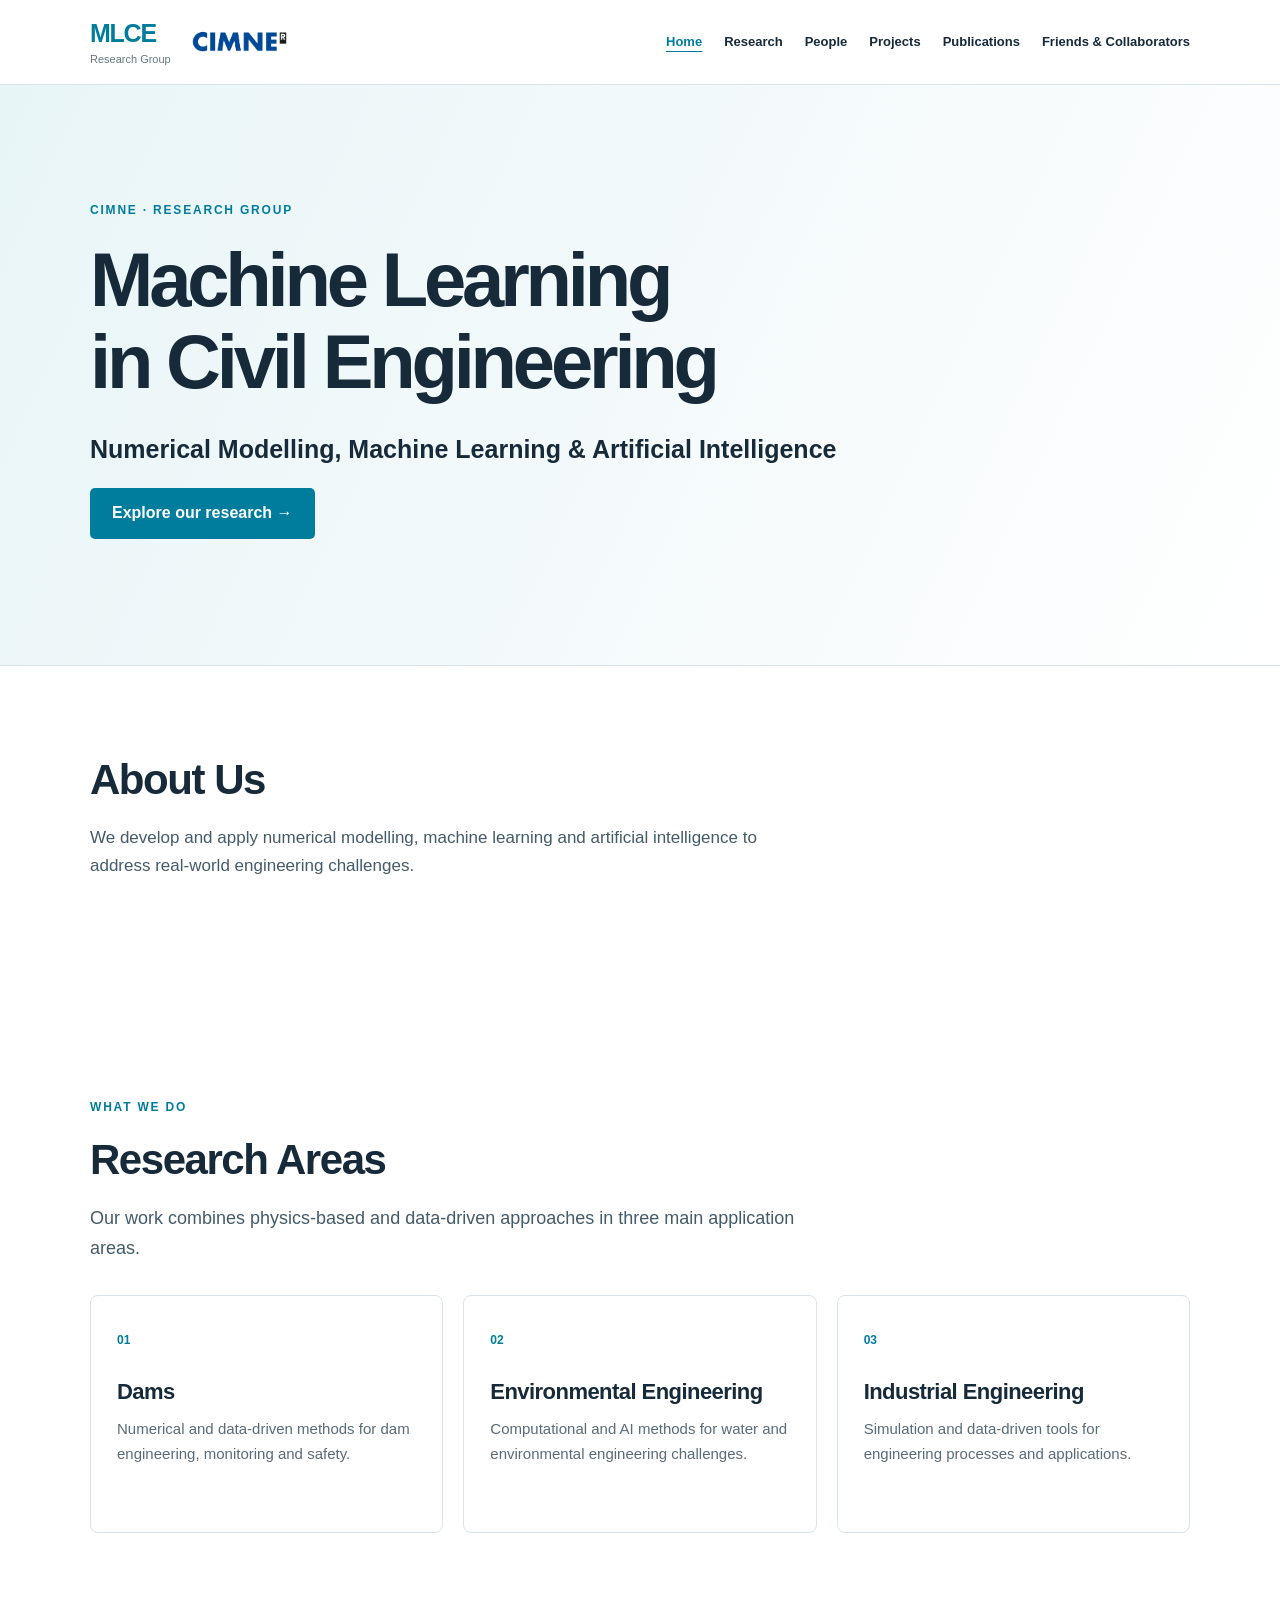
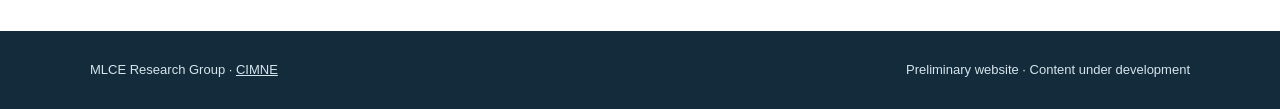
<file: index.html>
<!DOCTYPE html>
<html lang="en">
  <head>
    <meta charset="UTF-8">
    <meta name="viewport" content="width=device-width, initial-scale=1">
    <meta name="description" content="Machine Learning in Civil Engineering (MLCE) research group at CIMNE. Numerical Modelling, Machine Learning & Artificial Intelligence.">
    <title>Home | MLCE | CIMNE Research Group</title>
    <link rel="stylesheet" href="styles.css">
  </head>
  <body>
    <a class="skip-link" href="#main-content">Skip to content</a>
    <header class="site-header">
      <div class="container header-inner">
        <a href="index.html" class="brand" aria-label="MLCE home">
          <span class="brand-mark">MLCE</span>
          <span class="brand-affiliation">Research Group</span>
          <img class="brand-logo" src="assets/images/cimne-colour.png" alt="CIMNE" width="571" height="140">
        </a>
        <nav aria-label="Main navigation">
          <a href="index.html" aria-current="page">Home</a>
          <a href="research.html">Research</a>
          <a href="people.html">People</a>
          <a href="projects.html">Projects</a>
          <a href="publications.html">Publications</a>
          <a href="friends.html">Friends &amp; Collaborators</a>
        </nav>
      </div>
    </header>
    <main id="main-content" tabindex="-1">
      <section class="hero" id="home">
        <div class="container">
          <p class="eyebrow">CIMNE · Research Group</p>
          <h1>Machine Learning<br>in Civil Engineering</h1>
          <p class="subtitle">Numerical Modelling, Machine Learning &amp; Artificial Intelligence</p>
          <a class="cta" href="research.html">Explore our research <span aria-hidden="true">→</span></a>
        </div>
      </section>
      <section id="about" class="section container">
        <h2>About Us</h2>
        <p class="hero-description">We develop and apply numerical modelling, machine learning and artificial intelligence to address real-world engineering challenges.</p>
      </section>
      <section id="research" class="section container">
        <p class="eyebrow">What we do</p>
        <h2>Research Areas</h2>
        <p class="intro">Our work combines physics-based and data-driven approaches in three main application areas.</p>
        <div class="cards">
          <article class="card">
            <span class="card-number">01</span>
            <h3>Dams</h3>
            <p>Numerical and data-driven methods for dam engineering, monitoring and safety.</p>
          </article>
          <article class="card">
            <span class="card-number">02</span>
            <h3>Environmental Engineering</h3>
            <p>Computational and AI methods for water and environmental engineering challenges.</p>
          </article>
          <article class="card">
            <span class="card-number">03</span>
            <h3>Industrial Engineering</h3>
            <p>Simulation and data-driven tools for engineering processes and applications.</p>
          </article>
        </div>
      </section>
    </main>
    <footer class="footer">
      <div class="container footer-inner">
        <span>MLCE Research Group · <a href="https://cimne.com/" target="_blank" rel="noopener noreferrer">CIMNE</a></span>
        <span>Preliminary website · Content under development</span>
      </div>
    </footer>
  </body>
</html>
</file>
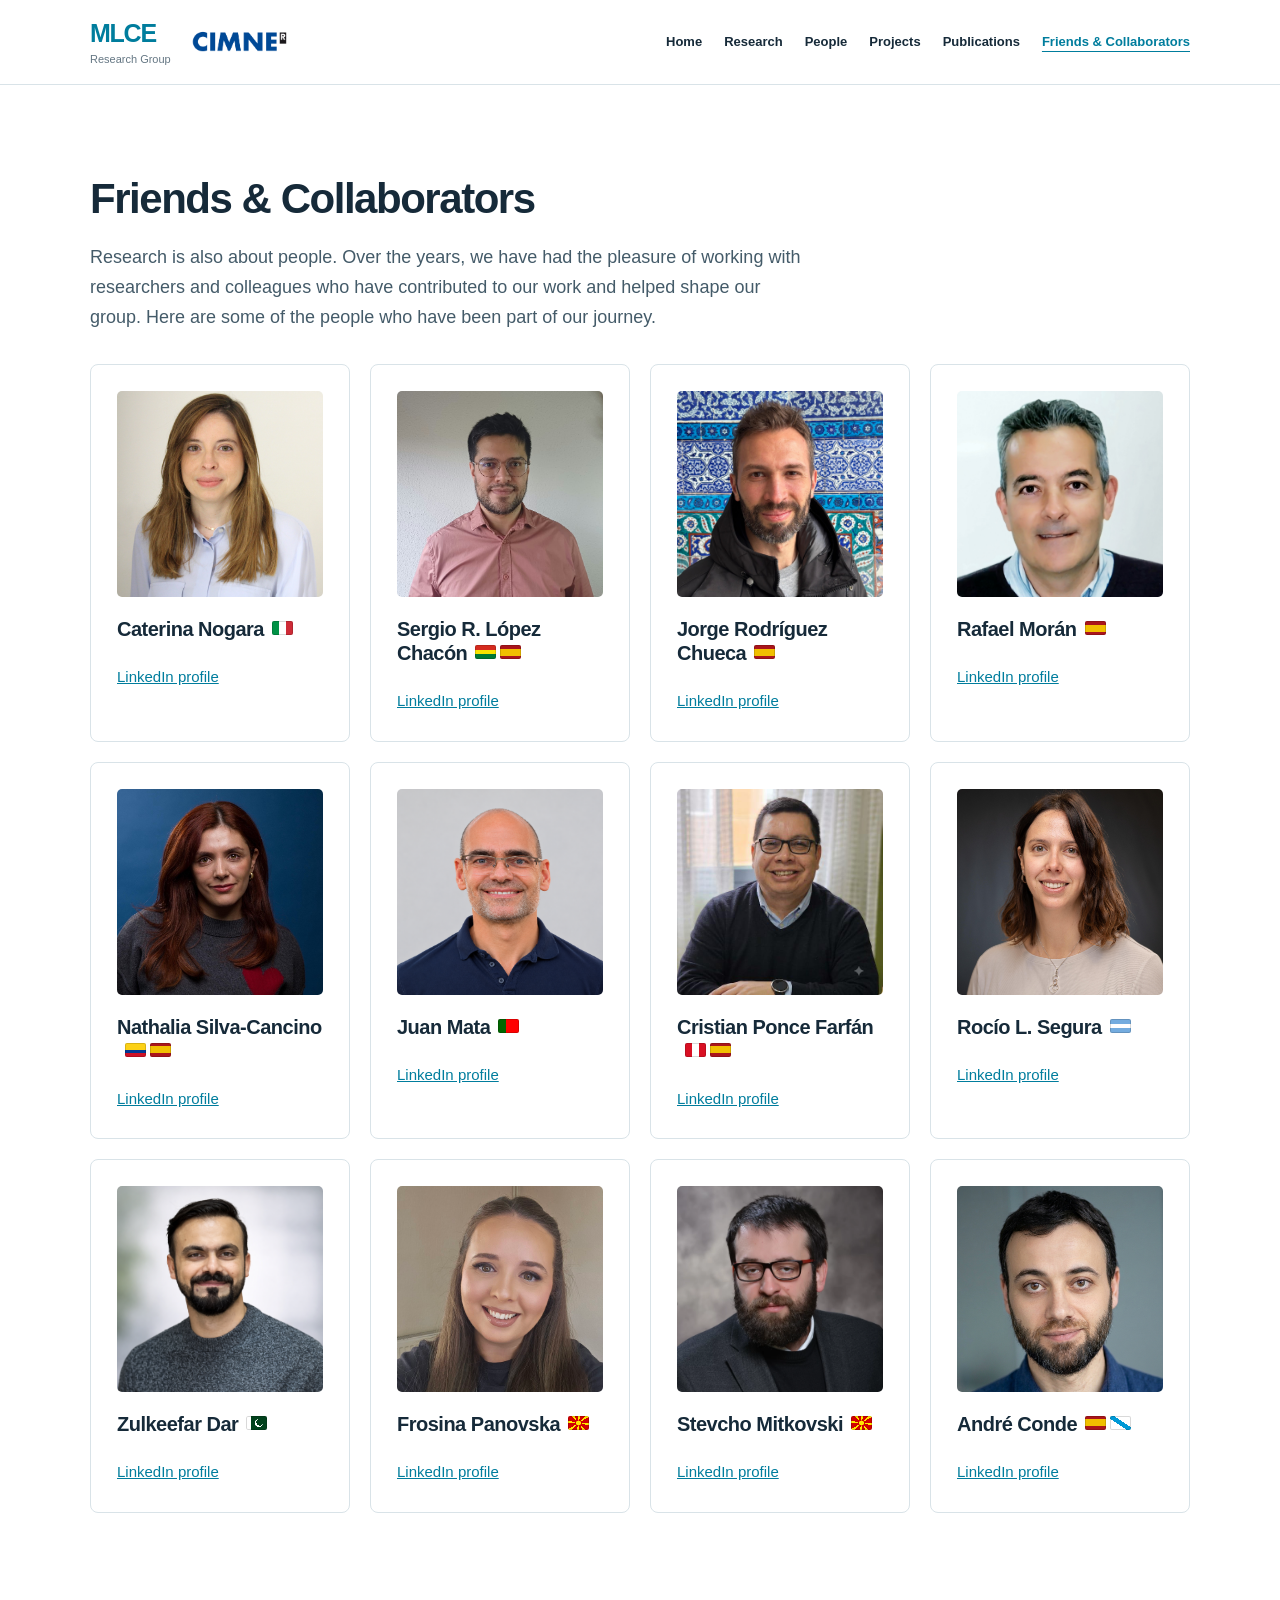
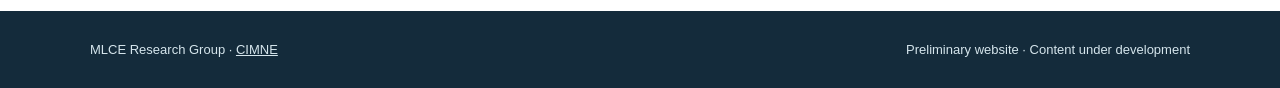
<file: friends.html>
<!DOCTYPE html>
<html lang="en">
  <head>
    <meta charset="UTF-8">
    <meta name="viewport" content="width=device-width, initial-scale=1">
    <meta name="description" content="Machine Learning in Civil Engineering (MLCE) research group at CIMNE. Numerical Modelling, Machine Learning & Artificial Intelligence.">
    <title>Friends &amp; Collaborators | MLCE | CIMNE Research Group</title>
    <link rel="stylesheet" href="styles.css">
  </head>
  <body>
    <a class="skip-link" href="#main-content">Skip to content</a>
    <header class="site-header">
      <div class="container header-inner">
        <a href="index.html" class="brand" aria-label="MLCE home">
          <span class="brand-mark">MLCE</span>
          <span class="brand-affiliation">Research Group</span>
          <img class="brand-logo" src="assets/images/cimne-colour.png" alt="CIMNE" width="571" height="140">
        </a>
        <nav aria-label="Main navigation">
          <a href="index.html">Home</a>
          <a href="research.html">Research</a>
          <a href="people.html">People</a>
          <a href="projects.html">Projects</a>
          <a href="publications.html">Publications</a>
          <a href="friends.html" aria-current="page">Friends &amp; Collaborators</a>
        </nav>
      </div>
    </header>
    <main id="main-content" tabindex="-1">
      <section id="friends" class="section container">
        <h1 class="page-title">Friends &amp; Collaborators</h1>
        <p class="intro">Research is also about people. Over the years, we have had the pleasure of working with researchers and colleagues who have contributed to our work and helped shape our group. Here are some of the people who have been part of our journey.</p>
        <div class="people-grid">
          <article class="person-card">
            <img class="person-photo person-photo-caterina" src="assets/images/caterina-nogara.jpeg" alt="Caterina Nogara" width="2730" height="4096" loading="lazy">
            <h2>Caterina Nogara<span class="flag flag-it" role="img" aria-label="Italy" title="Italy"></span></h2>
            <a href="https://www.linkedin.com/in/caterina-nogara/" aria-label="LinkedIn profile of Caterina Nogara">LinkedIn profile</a>
          </article>
          <article class="person-card">
            <img class="person-photo" src="assets/images/sergio-lopez-chacon.jpeg" alt="Sergio R. López Chacón" width="1224" height="1382" loading="lazy">
            <h2>Sergio R. López Chacón<span class="flag flag-bo" role="img" aria-label="Bolivia" title="Bolivia"></span><span class="flag flag-es" role="img" aria-label="Spain" title="Spain"></span></h2>
            <a href="https://www.linkedin.com/in/sergiolopezchacon/?isSelfProfile=false" aria-label="LinkedIn profile of Sergio R. López Chacón">LinkedIn profile</a>
          </article>
          <article class="person-card">
            <img class="person-photo" src="assets/images/JorgeRChueca.jpeg" alt="Jorge Rodríguez Chueca" width="3840" height="5120" loading="lazy">
            <h2>Jorge Rodríguez Chueca<span class="flag flag-es" role="img" aria-label="Spain" title="Spain"></span></h2>
            <a href="https://www.linkedin.com/in/jorge-rodr%C3%ADguez-chueca-48218866/" aria-label="LinkedIn profile of Jorge Rodríguez Chueca">LinkedIn profile</a>
          </article>
          <article class="person-card">
            <img class="person-photo person-photo-rafael" src="assets/images/RafaMoran.jpg" alt="Rafael Morán" width="1992" height="2656" loading="lazy">
            <h2>Rafael Morán<span class="flag flag-es" role="img" aria-label="Spain" title="Spain"></span></h2>
            <a href="https://www.linkedin.com/in/rafamoran/" aria-label="LinkedIn profile of Rafael Morán">LinkedIn profile</a>
          </article>
          <article class="person-card">
            <img class="person-photo" src="assets/images/nathalia-silva.jpg" alt="Nathalia Silva-Cancino" width="800" height="785" loading="lazy">
            <h2>Nathalia Silva-Cancino<span class="flag flag-co" role="img" aria-label="Colombia" title="Colombia"></span><span class="flag flag-es" role="img" aria-label="Spain" title="Spain"></span></h2>
            <a href="https://www.linkedin.com/in/nathalia-silvac992/" aria-label="LinkedIn profile of Nathalia Silva-Cancino">LinkedIn profile</a>
          </article>
          <article class="person-card">
            <img class="person-photo" src="assets/images/Juan-Mata.png" alt="Juan Mata" width="1207" height="1303" loading="lazy">
            <h2>Juan Mata<span class="flag flag-pt" role="img" aria-label="Portugal" title="Portugal"></span></h2>
            <a href="https://www.linkedin.com/in/juanmata1/" aria-label="LinkedIn profile of Juan Mata">LinkedIn profile</a>
          </article>
          <article class="person-card">
            <img class="person-photo" src="assets/images/cristian_ponce.jpg" alt="Cristian Ponce Farfán" width="512" height="512" loading="lazy">
            <h2>Cristian Ponce Farfán<span class="flag flag-pe" role="img" aria-label="Peru" title="Peru"></span><span class="flag flag-es" role="img" aria-label="Spain" title="Spain"></span></h2>
            <a href="https://www.linkedin.com/in/cristian-ponce-farf%C3%A1n-28b11664/" aria-label="LinkedIn profile of Cristian Ponce Farfán">LinkedIn profile</a>
          </article>
          <article class="person-card">
            <img class="person-photo" src="assets/images/rocio-segura.jpg" alt="Rocío L. Segura" width="3265" height="3265" loading="lazy">
            <h2>Rocío L. Segura<span class="flag flag-ar" role="img" aria-label="Argentina" title="Argentina"></span></h2>
            <a href="https://www.linkedin.com/in/rocio-lilen-segura-9433b287/" aria-label="LinkedIn profile of Rocío L. Segura">LinkedIn profile</a>
          </article>
          <article class="person-card">
            <img class="person-photo" src="assets/images/Zulkee.png" alt="Zulkeefar Dar" width="985" height="1039" loading="lazy">
            <h2>Zulkeefar Dar<span class="flag flag-pk" role="img" aria-label="Pakistan" title="Pakistan"></span></h2>
            <a href="https://www.linkedin.com/in/zulkeefaldar/" aria-label="LinkedIn profile of Zulkeefar Dar">LinkedIn profile</a>
          </article>
          <article class="person-card">
            <img class="person-photo person-photo-frosina" src="assets/images/Frosina-panovska.jpg" alt="Frosina Panovska" width="1200" height="1600" loading="lazy">
            <h2>Frosina Panovska<span class="flag flag-mk" role="img" aria-label="North Macedonia" title="North Macedonia"></span></h2>
            <a href="https://www.linkedin.com/in/frosina-panovska/" aria-label="LinkedIn profile of Frosina Panovska">LinkedIn profile</a>
          </article>
          <article class="person-card">
            <img class="person-photo person-photo-stevcho" src="assets/images/stevcho-mitkovski.webp" alt="Stevcho Mitkovski" width="1024" height="1536" loading="lazy">
            <h2>Stevcho Mitkovski<span class="flag flag-mk" role="img" aria-label="North Macedonia" title="North Macedonia"></span></h2>
            <a href="https://www.linkedin.com/in/stevcho-mitovski-8ab585127/" aria-label="LinkedIn profile of Stevcho Mitkovski">LinkedIn profile</a>
          </article>
          <article class="person-card">
            <img class="person-photo person-photo-andre" src="assets/images/andre-conde.png" alt="André Conde" width="820" height="965" loading="lazy">
            <h2>André Conde<span class="flag flag-es" role="img" aria-label="Spain" title="Spain"></span><span class="flag flag-es-ga" role="img" aria-label="Galicia" title="Galicia"></span></h2>
            <a href="https://www.linkedin.com/in/andre-conde-vazquez-71a57438/" aria-label="LinkedIn profile of André Conde">LinkedIn profile</a>
          </article>
        </div>
      </section>
    </main>
    <footer class="footer">
      <div class="container footer-inner">
        <span>MLCE Research Group · <a href="https://cimne.com/" target="_blank" rel="noopener noreferrer">CIMNE</a></span>
        <span>Preliminary website · Content under development</span>
      </div>
    </footer>
  </body>
</html>
</file>
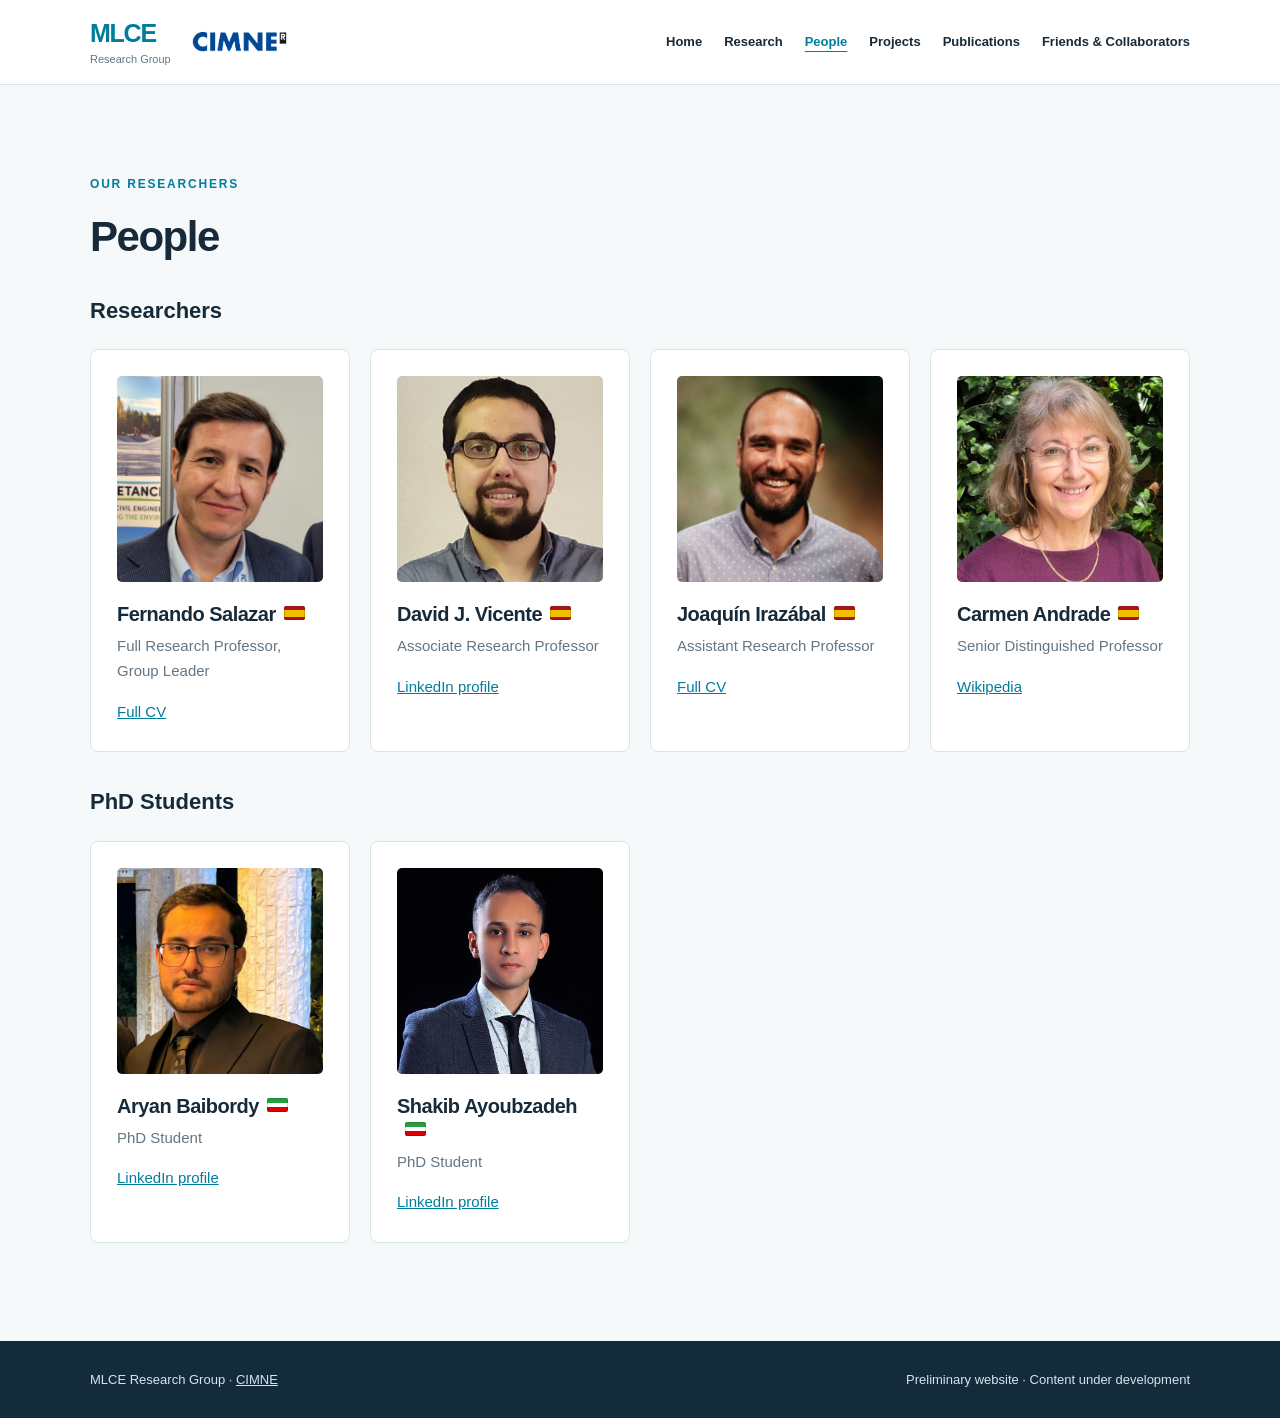
<file: people.html>
<!DOCTYPE html>
<html lang="en">
  <head>
    <meta charset="UTF-8">
    <meta name="viewport" content="width=device-width, initial-scale=1">
    <meta name="description" content="Machine Learning in Civil Engineering (MLCE) research group at CIMNE. Numerical Modelling, Machine Learning & Artificial Intelligence.">
    <title>People | MLCE | CIMNE Research Group</title>
    <link rel="stylesheet" href="styles.css">
  </head>
  <body>
    <a class="skip-link" href="#main-content">Skip to content</a>
    <header class="site-header">
      <div class="container header-inner">
        <a href="index.html" class="brand" aria-label="MLCE home">
          <span class="brand-mark">MLCE</span>
          <span class="brand-affiliation">Research Group</span>
          <img class="brand-logo" src="assets/images/cimne-colour.png" alt="CIMNE" width="571" height="140">
        </a>
        <nav aria-label="Main navigation">
          <a href="index.html">Home</a>
          <a href="research.html">Research</a>
          <a href="people.html" aria-current="page">People</a>
          <a href="projects.html">Projects</a>
          <a href="publications.html">Publications</a>
          <a href="friends.html">Friends &amp; Collaborators</a>
        </nav>
      </div>
    </header>
    <main id="main-content" tabindex="-1">
      <section id="people" class="section section-alt">
        <div class="container">
          <p class="eyebrow">Our researchers</p>
          <h1 class="page-title">People</h1>
          <h2 class="people-category">Researchers</h2>
          <div class="people-grid">
            <article class="person-card">
              <img class="person-photo" src="assets/images/fernando-salazar.png" alt="Fernando Salazar" width="880" height="962">
              <h3>Fernando Salazar<span class="flag flag-es" role="img" aria-label="Spain" title="Spain"></span></h3>
              <p>Full Research Professor, Group Leader</p>
              <a href="https://fersa.github.io/fsalazarcimne/" aria-label="Fernando Salazar's Full CV">Full CV</a>
            </article>
            <article class="person-card">
              <div class="person-photo-frame">
                <img class="person-photo person-photo-david" src="assets/images/david-j-vicente.png" alt="David J. Vicente" width="737" height="750">
              </div>
              <h3>David J. Vicente<span class="flag flag-es" role="img" aria-label="Spain" title="Spain"></span></h3>
              <p>Associate Research Professor</p>
              <a href="https://www.linkedin.com/in/david-j-vicente-gonz%C3%A1lez-40868552/" aria-label="LinkedIn profile of David J. Vicente">LinkedIn profile</a>
            </article>
            <article class="person-card">
              <div class="person-photo-frame">
                <img class="person-photo person-photo-zoom" src="assets/images/joaquin-irazabal.jpg" alt="Joaquín Irazábal" width="1752" height="1209">
              </div>
              <h3>Joaquín Irazábal<span class="flag flag-es" role="img" aria-label="Spain" title="Spain"></span></h3>
              <p>Assistant Research Professor</p>
              <a href="https://joaquinirazabal.github.io/JIG_Website/" aria-label="Joaquín Irazábal's Full CV">Full CV</a>
            </article>
            <article class="person-card">
              <div class="person-photo-frame">
                <img class="person-photo person-photo-carmen" src="assets/images/carmen-andrade.jpg" alt="Carmen Andrade" width="697" height="610">
              </div>
              <h3>Carmen Andrade<span class="flag flag-es" role="img" aria-label="Spain" title="Spain"></span></h3>
              <p>Senior Distinguished Professor</p>
              <a href="https://es.wikipedia.org/wiki/Carmen_Andrade_Perdrix" hreflang="es" aria-label="Carmen Andrade on Wikipedia (in Spanish)">Wikipedia</a>
            </article>
          </div>

          <h2 class="people-category">PhD Students</h2>
          <div class="people-grid">
            <article class="person-card">
              <img class="person-photo person-photo-aryan" src="assets/images/aryan-baybordi.jpg" alt="Aryan Baibordy" width="1980" height="2820" loading="lazy">
              <h3>Aryan Baibordy<span class="flag flag-ir" role="img" aria-label="Iran" title="Iran"></span></h3>
              <p>PhD Student</p>
              <a href="https://www.linkedin.com/in/aryan-baibordy/" aria-label="LinkedIn profile of Aryan Baibordy">LinkedIn profile</a>
            </article>
            <article class="person-card">
              <img class="person-photo person-photo-shakib" src="assets/images/shakib.jpg" alt="Shakib Ayoubzadeh" width="2638" height="2928" loading="lazy">
              <h3>Shakib Ayoubzadeh<span class="flag flag-ir" role="img" aria-label="Iran" title="Iran"></span></h3>
              <p>PhD Student</p>
              <a href="https://www.linkedin.com/in/shakib-ayoubzadeh/" aria-label="LinkedIn profile of Shakib Ayoubzadeh">LinkedIn profile</a>
            </article>
          </div>
        </div>
      </section>
    </main>
    <footer class="footer">
      <div class="container footer-inner">
        <span>MLCE Research Group · <a href="https://cimne.com/" target="_blank" rel="noopener noreferrer">CIMNE</a></span>
        <span>Preliminary website · Content under development</span>
      </div>
    </footer>
  </body>
</html>
</file>
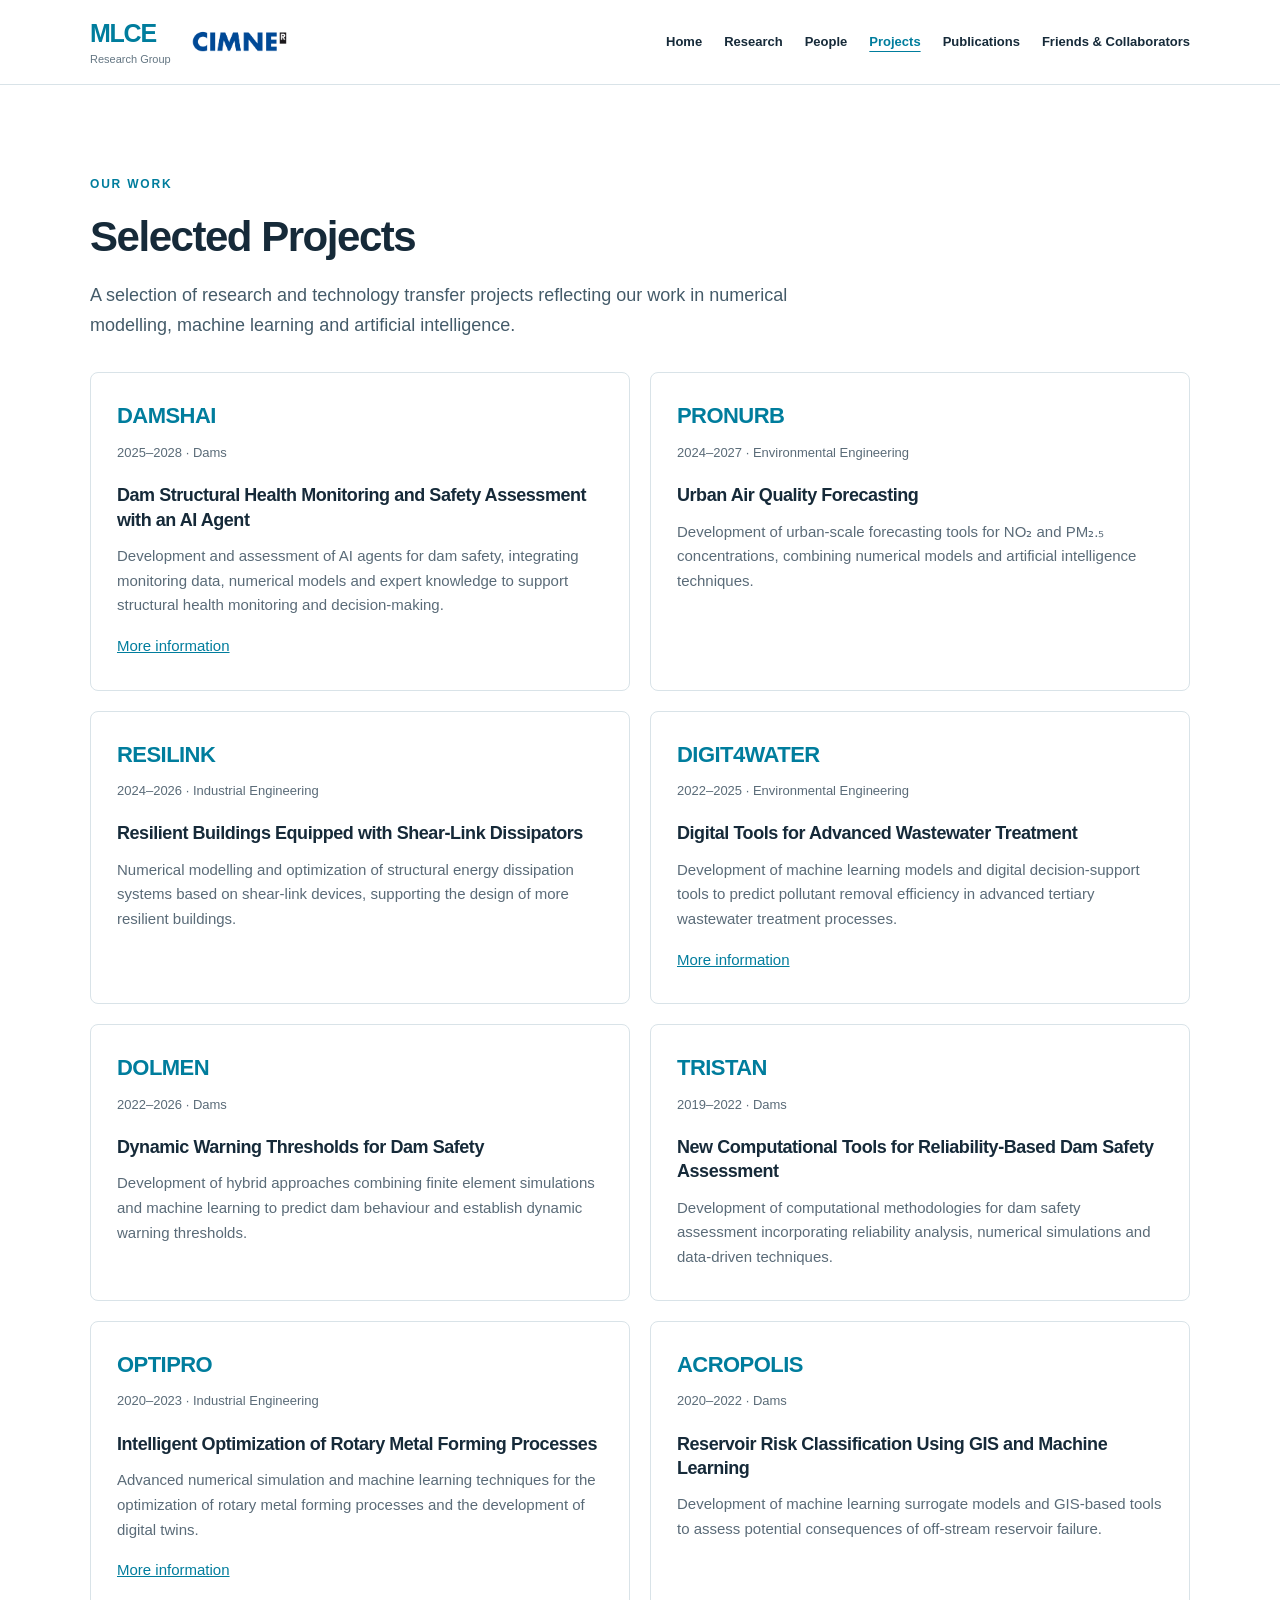
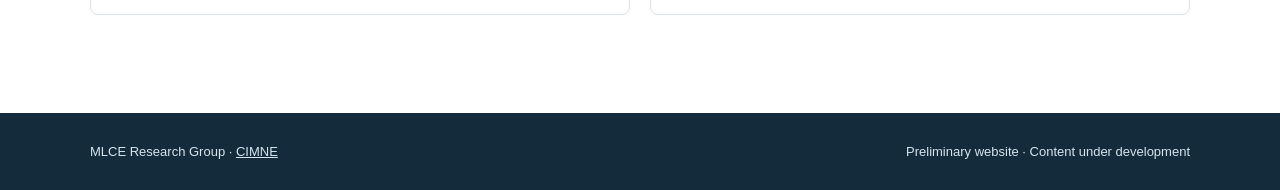
<file: projects.html>
<!DOCTYPE html>
<html lang="en">
  <head>
    <meta charset="UTF-8">
    <meta name="viewport" content="width=device-width, initial-scale=1">
    <meta name="description" content="Machine Learning in Civil Engineering (MLCE) research group at CIMNE. Numerical Modelling, Machine Learning & Artificial Intelligence.">
    <title>Projects | MLCE | CIMNE Research Group</title>
    <link rel="stylesheet" href="styles.css">
  </head>
  <body>
    <a class="skip-link" href="#main-content">Skip to content</a>
    <header class="site-header">
      <div class="container header-inner">
        <a href="index.html" class="brand" aria-label="MLCE home">
          <span class="brand-mark">MLCE</span>
          <span class="brand-affiliation">Research Group</span>
          <img class="brand-logo" src="assets/images/cimne-colour.png" alt="CIMNE" width="571" height="140">
        </a>
        <nav aria-label="Main navigation">
          <a href="index.html">Home</a>
          <a href="research.html">Research</a>
          <a href="people.html">People</a>
          <a href="projects.html" aria-current="page">Projects</a>
          <a href="publications.html">Publications</a>
          <a href="friends.html">Friends &amp; Collaborators</a>
        </nav>
      </div>
    </header>
    <main id="main-content" tabindex="-1">
      <section id="projects" class="section container">
        <p class="eyebrow">Our work</p>
        <h1 class="page-title">Selected Projects</h1>
        <p class="intro">A selection of research and technology transfer projects reflecting our work in numerical modelling, machine learning and artificial intelligence.</p>
        <div class="cards projects-grid">
          <article class="card project-card">
            <h2>DAMSHAI</h2>
            <p class="project-meta">2025–2028 · Dams</p>
            <h3>Dam Structural Health Monitoring and Safety Assessment with an AI Agent</h3>
            <p>Development and assessment of AI agents for dam safety, integrating monitoring data, numerical models and expert knowledge to support structural health monitoring and decision-making.</p>
            <a href="https://cimne.com/es/proyecto-damshai-ia-presas/" aria-label="More information about DAMSHAI">More information</a>
          </article>
          <article class="card project-card">
            <h2>PRONURB</h2>
            <p class="project-meta">2024–2027 · Environmental Engineering</p>
            <h3>Urban Air Quality Forecasting</h3>
            <p>Development of urban-scale forecasting tools for NO₂ and PM₂.₅ concentrations, combining numerical models and artificial intelligence techniques.</p>
          </article>
          <article class="card project-card">
            <h2>RESILINK</h2>
            <p class="project-meta">2024–2026 · Industrial Engineering</p>
            <h3>Resilient Buildings Equipped with Shear-Link Dissipators</h3>
            <p>Numerical modelling and optimization of structural energy dissipation systems based on shear-link devices, supporting the design of more resilient buildings.</p>
          </article>
          <article class="card project-card">
            <h2>DIGIT4WATER</h2>
            <p class="project-meta">2022–2025 · Environmental Engineering</p>
            <h3>Digital Tools for Advanced Wastewater Treatment</h3>
            <p>Development of machine learning models and digital decision-support tools to predict pollutant removal efficiency in advanced tertiary wastewater treatment processes.</p>
            <a href="https://cimne.com/es/five-new-cimne-research-projects-in-ecological-transition-funded-by-the-spanish-government/" aria-label="More information about DIGIT4WATER">More information</a>
          </article>
          <article class="card project-card">
            <h2>DOLMEN</h2>
            <p class="project-meta">2022–2026 · Dams</p>
            <h3>Dynamic Warning Thresholds for Dam Safety</h3>
            <p>Development of hybrid approaches combining finite element simulations and machine learning to predict dam behaviour and establish dynamic warning thresholds.</p>
          </article>
          <article class="card project-card">
            <h2>TRISTAN</h2>
            <p class="project-meta">2019–2022 · Dams</p>
            <h3>New Computational Tools for Reliability-Based Dam Safety Assessment</h3>
            <p>Development of computational methodologies for dam safety assessment incorporating reliability analysis, numerical simulations and data-driven techniques.</p>
          </article>
          <article class="card project-card">
            <h2>OPTIPRO</h2>
            <p class="project-meta">2020–2023 · Industrial Engineering</p>
            <h3>Intelligent Optimization of Rotary Metal Forming Processes</h3>
            <p>Advanced numerical simulation and machine learning techniques for the optimization of rotary metal forming processes and the development of digital twins.</p>
            <a href="https://cimne.com/research/research-clusters/structural-and-particle-mechanics/structural-mechanics/" aria-label="More information about OPTIPRO">More information</a>
          </article>
          <article class="card project-card">
            <h2>ACROPOLIS</h2>
            <p class="project-meta">2020–2022 · Dams</p>
            <h3>Reservoir Risk Classification Using GIS and Machine Learning</h3>
            <p>Development of machine learning surrogate models and GIS-based tools to assess potential consequences of off-stream reservoir failure.</p>
          </article>
        </div>
      </section>
    </main>
    <footer class="footer">
      <div class="container footer-inner">
        <span>MLCE Research Group · <a href="https://cimne.com/" target="_blank" rel="noopener noreferrer">CIMNE</a></span>
        <span>Preliminary website · Content under development</span>
      </div>
    </footer>
  </body>
</html>
</file>
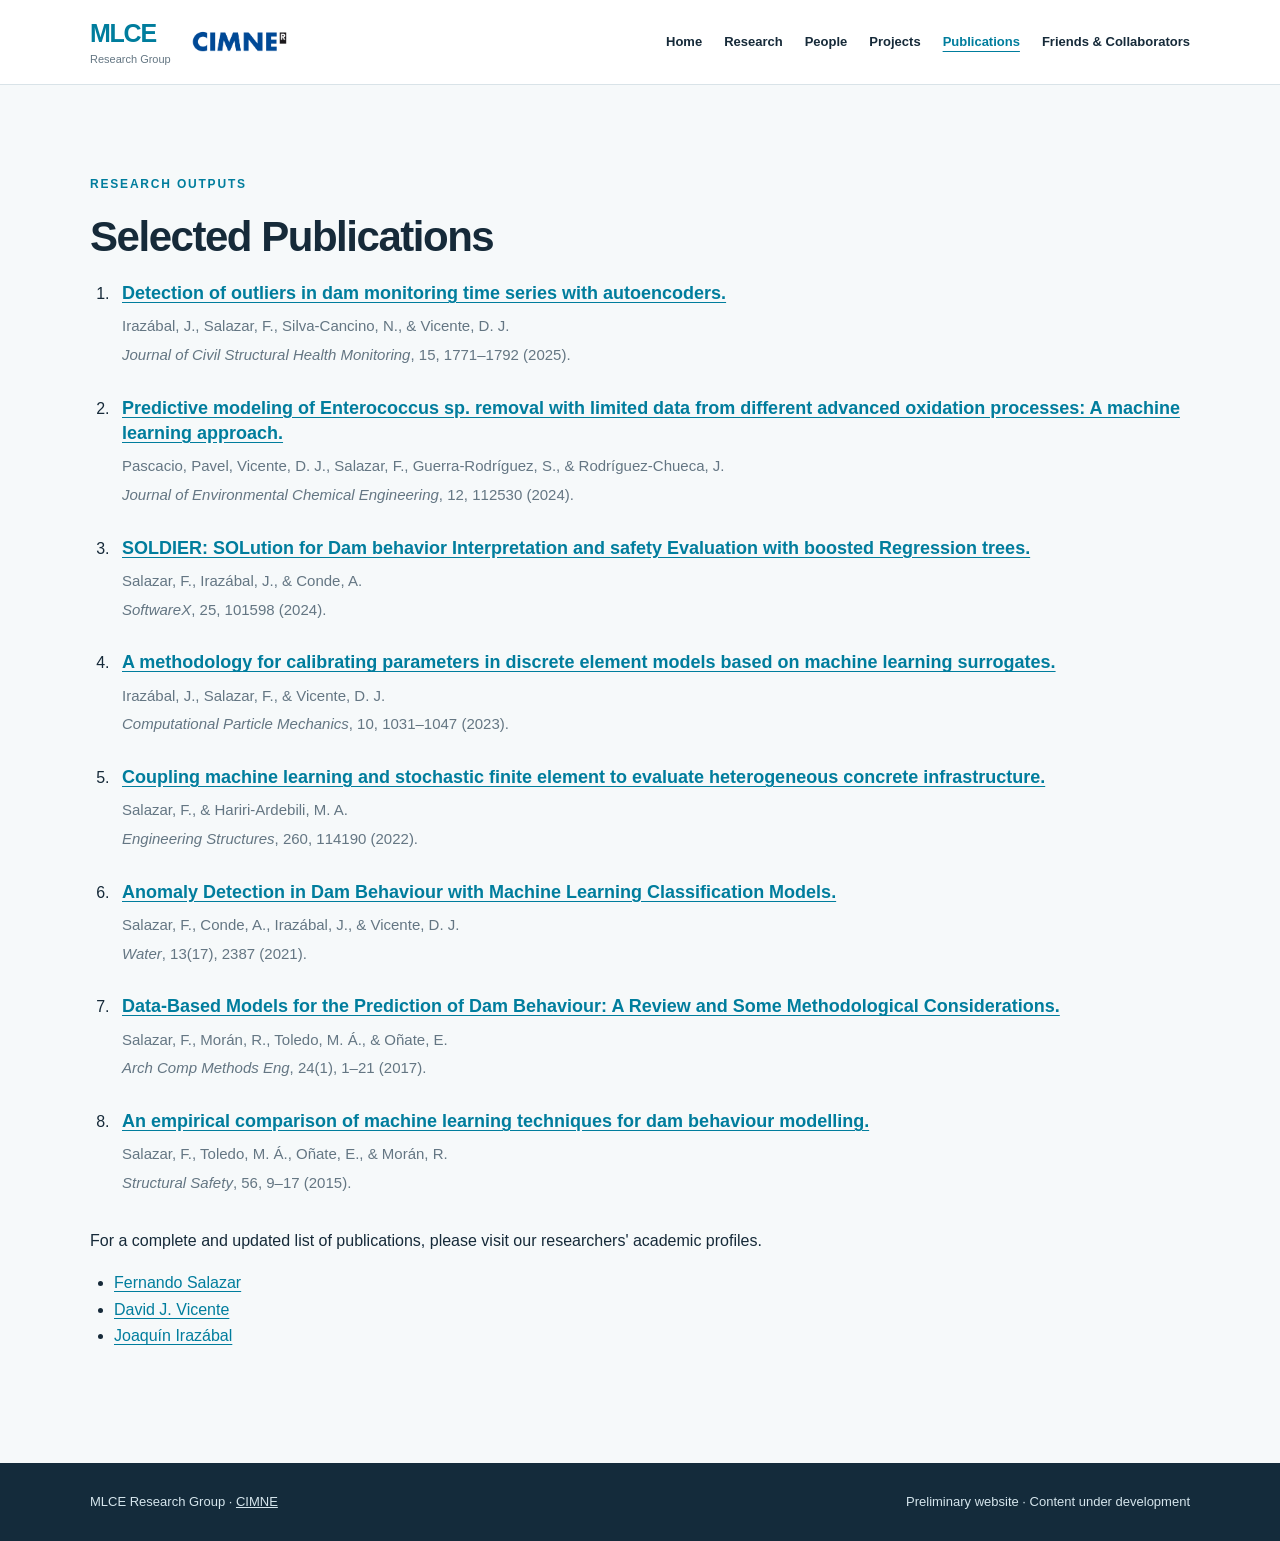
<file: publications.html>
<!DOCTYPE html>
<html lang="en">
  <head>
    <meta charset="UTF-8">
    <meta name="viewport" content="width=device-width, initial-scale=1">
    <meta name="description" content="Machine Learning in Civil Engineering (MLCE) research group at CIMNE. Numerical Modelling, Machine Learning & Artificial Intelligence.">
    <title>Publications | MLCE | CIMNE Research Group</title>
    <link rel="stylesheet" href="styles.css">
  </head>
  <body>
    <a class="skip-link" href="#main-content">Skip to content</a>
    <header class="site-header">
      <div class="container header-inner">
        <a href="index.html" class="brand" aria-label="MLCE home">
          <span class="brand-mark">MLCE</span>
          <span class="brand-affiliation">Research Group</span>
          <img class="brand-logo" src="assets/images/cimne-colour.png" alt="CIMNE" width="571" height="140">
        </a>
        <nav aria-label="Main navigation">
          <a href="index.html">Home</a>
          <a href="research.html">Research</a>
          <a href="people.html">People</a>
          <a href="projects.html">Projects</a>
          <a href="publications.html" aria-current="page">Publications</a>
          <a href="friends.html">Friends &amp; Collaborators</a>
        </nav>
      </div>
    </header>
    <main id="main-content" tabindex="-1">
      <section id="publications" class="section section-alt">
        <div class="container">
          <p class="eyebrow">Research outputs</p>
          <h1 class="page-title">Selected Publications</h1>
          <ol class="publications-list">
            <li>
              <h2><a href="https://doi.org/10.1007/s13349-025-00910-4">Detection of outliers in dam monitoring time series with autoencoders.</a></h2>
              <p>Irazábal, J., Salazar, F., Silva-Cancino, N., &amp; Vicente, D. J.</p>
              <p><cite>Journal of Civil Structural Health Monitoring</cite>, 15, 1771–1792 (2025).</p>
            </li>
            <li>
              <h2><a href="https://doi.org/10.1016/j.jece.2024.112530">Predictive modeling of Enterococcus sp. removal with limited data from different advanced oxidation processes: A machine learning approach.</a></h2>
              <p>Pascacio, Pavel, Vicente, D. J., Salazar, F., Guerra-Rodríguez, S., &amp; Rodríguez-Chueca, J.</p>
              <p><cite>Journal of Environmental Chemical Engineering</cite>, 12, 112530 (2024).</p>
            </li>
            <li>
              <h2><a href="https://doi.org/10.1016/j.softx.2023.101598">SOLDIER: SOLution for Dam behavior Interpretation and safety Evaluation with boosted Regression trees.</a></h2>
              <p>Salazar, F., Irazábal, J., &amp; Conde, A.</p>
              <p><cite>SoftwareX</cite>, 25, 101598 (2024).</p>
            </li>
            <li>
              <h2><a href="https://doi.org/10.1007/s40571-022-00550-1">A methodology for calibrating parameters in discrete element models based on machine learning surrogates.</a></h2>
              <p>Irazábal, J., Salazar, F., &amp; Vicente, D. J.</p>
              <p><cite>Computational Particle Mechanics</cite>, 10, 1031–1047 (2023).</p>
            </li>
            <li>
              <h2><a href="https://doi.org/10.1016/j.engstruct.2022.114190">Coupling machine learning and stochastic finite element to evaluate heterogeneous concrete infrastructure.</a></h2>
              <p>Salazar, F., &amp; Hariri-Ardebili, M. A.</p>
              <p><cite>Engineering Structures</cite>, 260, 114190 (2022).</p>
            </li>
            <li>
              <h2><a href="https://doi.org/10.3390/w13172387">Anomaly Detection in Dam Behaviour with Machine Learning Classification Models.</a></h2>
              <p>Salazar, F., Conde, A., Irazábal, J., &amp; Vicente, D. J.</p>
              <p><cite>Water</cite>, 13(17), 2387 (2021).</p>
            </li>
            <li>
              <h2><a href="https://doi.org/10.1007/s11831-015-9157-9">Data-Based Models for the Prediction of Dam Behaviour: A Review and Some Methodological Considerations.</a></h2>
              <p>Salazar, F., Morán, R., Toledo, M. Á., &amp; Oñate, E.</p>
              <p><cite>Arch Comp Methods Eng</cite>, 24(1), 1–21 (2017).</p>
            </li>
            <li>
              <h2><a href="https://doi.org/10.1016/j.strusafe.2015.05.001">An empirical comparison of machine learning techniques for dam behaviour modelling.</a></h2>
              <p>Salazar, F., Toledo, M. Á., Oñate, E., &amp; Morán, R.</p>
              <p><cite>Structural Safety</cite>, 56, 9–17 (2015).</p>
            </li>
          </ol>
          <div class="publication-profiles">
            <p>For a complete and updated list of publications, please visit our researchers' academic profiles.</p>
            <ul>
              <li><a href="https://fersa.github.io/fsalazarcimne/">Fernando Salazar</a></li>
              <li><a href="https://scholar.google.es/citations?user=nQSCQOwAAAAJ">David J. Vicente</a></li>
              <li><a href="https://scholar.google.es/citations?user=T08dTR4AAAAJ">Joaquín Irazábal</a></li>
            </ul>
          </div>
        </div>
      </section>
    </main>
    <footer class="footer">
      <div class="container footer-inner">
        <span>MLCE Research Group · <a href="https://cimne.com/" target="_blank" rel="noopener noreferrer">CIMNE</a></span>
        <span>Preliminary website · Content under development</span>
      </div>
    </footer>
  </body>
</html>
</file>
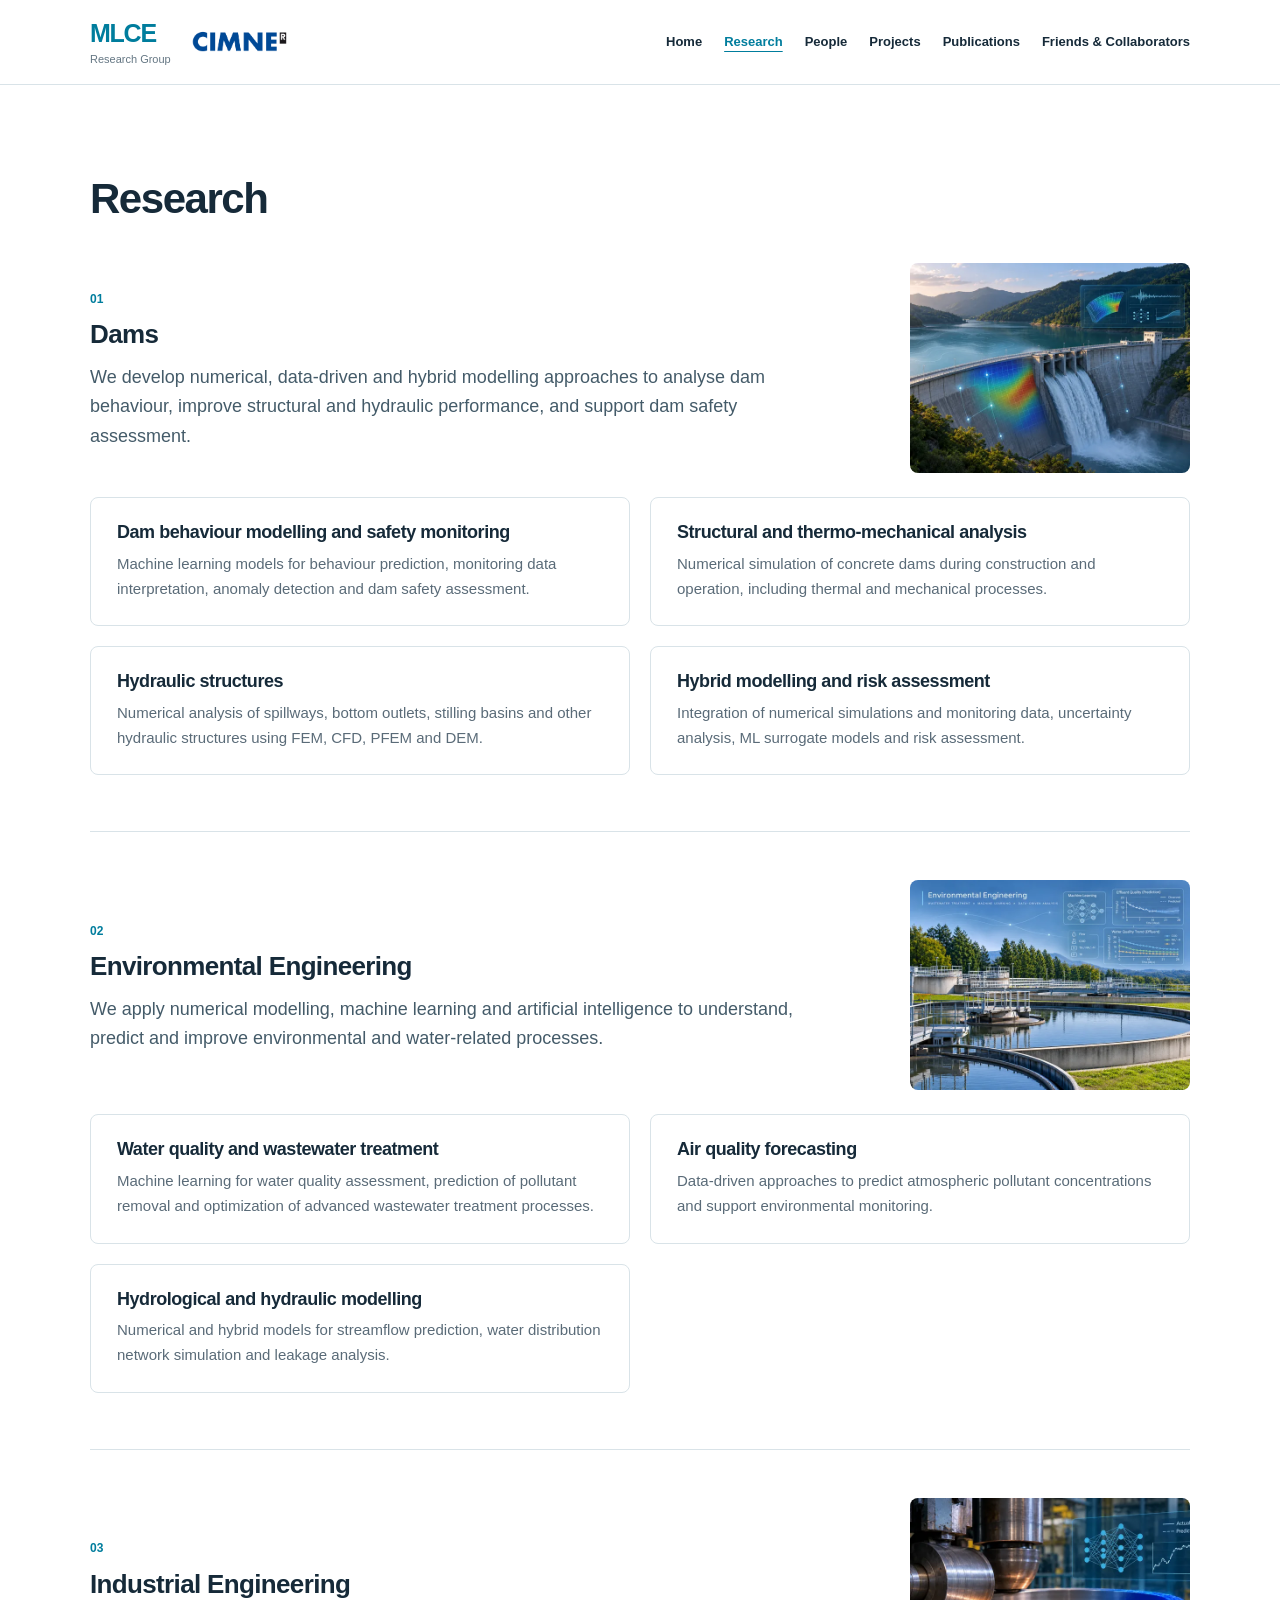
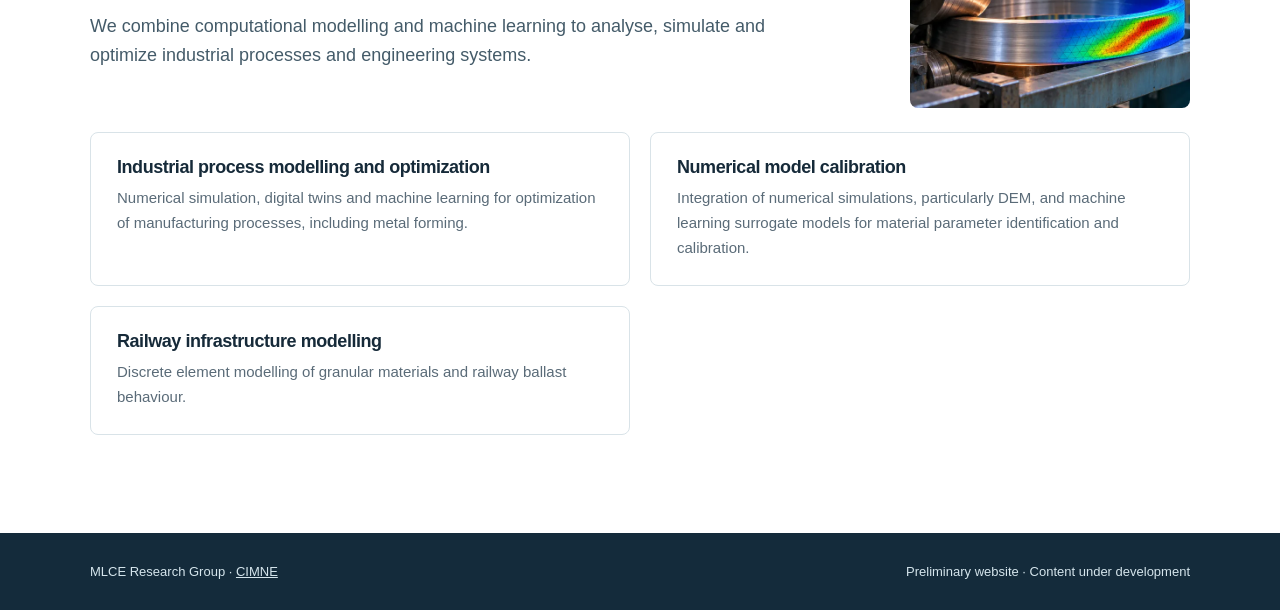
<file: research.html>
<!DOCTYPE html>
<html lang="en">
  <head>
    <meta charset="UTF-8">
    <meta name="viewport" content="width=device-width, initial-scale=1">
    <meta name="description" content="Machine Learning in Civil Engineering (MLCE) research group at CIMNE. Numerical Modelling, Machine Learning & Artificial Intelligence.">
    <title>Research | MLCE | CIMNE Research Group</title>
    <link rel="stylesheet" href="styles.css">
  </head>
  <body>
    <a class="skip-link" href="#main-content">Skip to content</a>
    <header class="site-header">
      <div class="container header-inner">
        <a href="index.html" class="brand" aria-label="MLCE home">
          <span class="brand-mark">MLCE</span>
          <span class="brand-affiliation">Research Group</span>
          <img class="brand-logo" src="assets/images/cimne-colour.png" alt="CIMNE" width="571" height="140">
        </a>
        <nav aria-label="Main navigation">
          <a href="index.html">Home</a>
          <a href="research.html" aria-current="page">Research</a>
          <a href="people.html">People</a>
          <a href="projects.html">Projects</a>
          <a href="publications.html">Publications</a>
          <a href="friends.html">Friends &amp; Collaborators</a>
        </nav>
      </div>
    </header>
    <main id="main-content" tabindex="-1">
      <section id="research" class="section container">
        <h1 class="page-title">Research</h1>
        <section id="dams" class="research-area" aria-labelledby="dams-title">
          <div class="research-area-header">
            <div>
              <span class="card-number">01</span>
              <h2 id="dams-title">Dams</h2>
              <p class="intro">We develop numerical, data-driven and hybrid modelling approaches to analyse dam behaviour, improve structural and hydraulic performance, and support dam safety assessment.</p>
            </div>
            <img class="research-area-image" src="assets/images/research-dams.webp" alt="Illustration of a concrete dam with an operating spillway, overlaid with a numerical model colour map, monitoring points and machine learning graphics." width="640" height="480" loading="lazy">
          </div>
          <div class="cards research-topics">
            <article class="card">
              <h3>Dam behaviour modelling and safety monitoring</h3>
              <p>Machine learning models for behaviour prediction, monitoring data interpretation, anomaly detection and dam safety assessment.</p>
            </article>
            <article class="card">
              <h3>Structural and thermo-mechanical analysis</h3>
              <p>Numerical simulation of concrete dams during construction and operation, including thermal and mechanical processes.</p>
            </article>
            <article class="card">
              <h3>Hydraulic structures</h3>
              <p>Numerical analysis of spillways, bottom outlets, stilling basins and other hydraulic structures using FEM, CFD, PFEM and DEM.</p>
            </article>
            <article class="card">
              <h3>Hybrid modelling and risk assessment</h3>
              <p>Integration of numerical simulations and monitoring data, uncertainty analysis, ML surrogate models and risk assessment.</p>
            </article>
          </div>
        </section>
        <section id="environmental-engineering" class="research-area" aria-labelledby="environmental-engineering-title">
          <div class="research-area-header">
            <div>
              <span class="card-number">02</span>
              <h2 id="environmental-engineering-title">Environmental Engineering</h2>
              <p class="intro">We apply numerical modelling, machine learning and artificial intelligence to understand, predict and improve environmental and water-related processes.</p>
            </div>
            <img class="research-area-image" src="assets/images/research-environmental.webp" alt="Illustration of a wastewater treatment plant with circular settling tanks, overlaid with machine learning and water quality prediction charts." width="640" height="480" loading="lazy">
          </div>
          <div class="cards research-topics">
            <article class="card">
              <h3>Water quality and wastewater treatment</h3>
              <p>Machine learning for water quality assessment, prediction of pollutant removal and optimization of advanced wastewater treatment processes.</p>
            </article>
            <article class="card">
              <h3>Air quality forecasting</h3>
              <p>Data-driven approaches to predict atmospheric pollutant concentrations and support environmental monitoring.</p>
            </article>
            <article class="card">
              <h3>Hydrological and hydraulic modelling</h3>
              <p>Numerical and hybrid models for streamflow prediction, water distribution network simulation and leakage analysis.</p>
            </article>
          </div>
        </section>
        <section id="industrial-engineering" class="research-area" aria-labelledby="industrial-engineering-title">
          <div class="research-area-header">
            <div>
              <span class="card-number">03</span>
              <h2 id="industrial-engineering-title">Industrial Engineering</h2>
              <p class="intro">We combine computational modelling and machine learning to analyse, simulate and optimize industrial processes and engineering systems.</p>
            </div>
            <img class="research-area-image" src="assets/images/research-industrial.webp" alt="Illustration of a metal ring in a forming machine, overlaid with a finite element colour map and machine learning prediction graphics." width="640" height="480" loading="lazy">
          </div>
          <div class="cards research-topics">
            <article class="card">
              <h3>Industrial process modelling and optimization</h3>
              <p>Numerical simulation, digital twins and machine learning for optimization of manufacturing processes, including metal forming.</p>
            </article>
            <article class="card">
              <h3>Numerical model calibration</h3>
              <p>Integration of numerical simulations, particularly DEM, and machine learning surrogate models for material parameter identification and calibration.</p>
            </article>
            <article class="card">
              <h3>Railway infrastructure modelling</h3>
              <p>Discrete element modelling of granular materials and railway ballast behaviour.</p>
            </article>
          </div>
        </section>
      </section>
    </main>
    <footer class="footer">
      <div class="container footer-inner">
        <span>MLCE Research Group · <a href="https://cimne.com/" target="_blank" rel="noopener noreferrer">CIMNE</a></span>
        <span>Preliminary website · Content under development</span>
      </div>
    </footer>
  </body>
</html>
</file>
<file: styles.css>
:root {
  --ink: #162a39;
  --muted: #647683;
  --blue: #007d9d;
  --pale: #eef6f8;
  --line: #d9e3e8;
  --max: 1100px;
  --anchor-offset: 90px;
}

* {
  box-sizing: border-box;
}

html {
  scroll-behavior: smooth;
}

/* Keep fragment targets clear of the sticky header at each breakpoint. */
main[id],
section[id] {
  scroll-margin-top: var(--anchor-offset);
}

body {
  min-height: 100vh;
  display: flex;
  flex-direction: column;
  margin: 0;
  font-family: Inter, Arial, Helvetica, sans-serif;
  line-height: 1.65;
  color: var(--ink);
  background: #fff;
}

a {
  color: inherit;
}

main {
  flex: 1;
}

nav a[aria-current="page"] {
  color: var(--blue);
  text-decoration: underline;
  text-underline-offset: 5px;
}

nav a:focus-visible {
  outline: 2px solid var(--blue);
  outline-offset: 3px;
}

.container {
  width: min(var(--max), calc(100% - 48px));
  margin: auto;
}

.site-header {
  background: white;
  border-bottom: 1px solid var(--line);
  position: sticky;
  top: 0;
  z-index: 10;
}

.header-inner {
  min-height: 84px;
  display: flex;
  align-items: center;
  justify-content: space-between;
  gap: 26px;
}

.brand {
  text-decoration: none;
  display: grid;
  grid-template-columns: max-content 100px;
  column-gap: 18px;
  flex-shrink: 0;
  line-height: 1.2;
}

.brand-mark {
  font-size: 25px;
  font-weight: 800;
  letter-spacing: -.05em;
  color: var(--blue);
}

.brand-affiliation {
  grid-column: 1;
  font-size: 11px;
  color: var(--muted);
  margin-top: 5px;
}

.brand-logo {
  grid-column: 2;
  grid-row: 1 / 3;
  align-self: center;
  display: block;
  width: 100px;
  height: auto;
}

nav {
  display: flex;
  flex-wrap: wrap;
  gap: 22px;
}

nav a {
  text-decoration: none;
  font-weight: 600;
  font-size: 13px;
}

nav a:hover,
.footer a:hover {
  color: var(--blue);
}

.hero {
  padding: 116px 0 126px;
  background: linear-gradient(115deg, #e8f5f7 0%, #f7fbfc 65%, #fff 100%);
  border-bottom: 1px solid var(--line);
}

.eyebrow {
  font-size: 12px;
  letter-spacing: .15em;
  text-transform: uppercase;
  font-weight: 800;
  color: var(--blue);
  margin: 0 0 18px;
}

.hero h1 {
  font-size: clamp(40px, 6vw, 76px);
  line-height: 1.08;
  letter-spacing: -.055em;
  max-width: 850px;
  margin: 0 0 26px;
}

.subtitle {
  font-size: clamp(19px, 2.5vw, 25px);
  font-weight: 650;
  max-width: 900px;
  margin: 0 0 18px;
}

.hero-description {
  color: #445b69;
  font-size: 17px;
  max-width: 720px;
  margin: 0 0 30px;
}

.cta {
  display: inline-block;
  color: white;
  background: var(--blue);
  padding: 12px 22px;
  border-radius: 5px;
  text-decoration: none;
  font-weight: 700;
}

.cta:hover {
  background: #00637d;
}

.section {
  padding-top: 90px;
  padding-bottom: 98px;
}

.section-alt {
  background: #f6f9fa;
}

.section > h2,
.page-title {
  font-size: clamp(30px, 4vw, 42px);
  line-height: 1.15;
  letter-spacing: -.035em;
  margin: 0 0 20px;
}

.intro {
  max-width: 720px;
  font-size: 18px;
  color: #445b69;
  margin-bottom: 32px;
}

.cards {
  display: grid;
  grid-template-columns: repeat(3, minmax(0, 1fr));
  gap: 20px;
}

.card {
  border: 1px solid var(--line);
  border-radius: 8px;
  padding: 30px 26px;
  background: #fff;
  min-height: 238px;
}

.card-number {
  font-weight: 750;
  font-size: 12px;
  color: var(--blue);
}

.card h2,
.card h3 {
  font-size: 22px;
  letter-spacing: -.025em;
  line-height: 1.2;
  margin: 26px 0 12px;
}

.card p {
  font-size: 15px;
  color: #5a6b78;
  margin: 0;
}

.muted {
  color: var(--muted);
}

/* People: shared card layout for researchers and PhD students. */
.people-category {
  margin: 32px 0 20px;
  font-size: 22px;
}

.people-grid {
  display: grid;
  grid-template-columns: repeat(auto-fill, minmax(min(100%, 230px), 1fr));
  gap: 20px;
}

.person-card {
  padding: 26px;
  border: 1px solid var(--line);
  border-radius: 8px;
  background: #fff;
  overflow-wrap: anywhere;
}

.person-photo {
  display: block;
  width: 100%;
  height: auto;
  aspect-ratio: 1;
  object-fit: cover;
  border-radius: 5px;
}

.person-photo-rafael {
  object-position: center 20%;
}

.person-photo-caterina {
  object-position: center 15%;
}

.person-photo-shakib,
.person-photo-andre {
  object-position: center top;
}

.person-photo-frosina,
.person-photo-stevcho {
  object-position: center 10%;
}

.person-photo-aryan {
  object-position: center 30%;
}

.person-photo-frame {
  aspect-ratio: 1;
  overflow: hidden;
  border-radius: 5px;
}

.person-photo-zoom {
  transform: scale(1.4);
  transform-origin: 50% 25%;
}

/* Crop the supplied decorative borders within the shared square frame. */
.person-photo-david {
  transform: scale(1.32);
  transform-origin: 28% 24%;
}

.person-photo-carmen {
  transform: scale(1.32);
  transform-origin: 30% 33%;
}

.person-photo-placeholder {
  display: flex;
  align-items: center;
  justify-content: center;
  aspect-ratio: 1;
  border-radius: 5px;
  background: var(--pale);
  color: var(--muted);
  font-size: 13px;
}

.person-card h2,
.person-card h3,
.person-card h4 {
  margin: 20px 0 8px;
  font-size: 20px;
  line-height: 1.2;
  letter-spacing: -.025em;
}

.person-card p {
  margin: 0;
  color: var(--muted);
  font-size: 15px;
}

.person-card a {
  display: inline-block;
  margin-top: 16px;
  color: var(--blue);
  font-size: 15px;
}

.person-card a:focus-visible {
  outline: 2px solid var(--blue);
  outline-offset: 3px;
}

/* Small simplified country flags drawn with CSS (no image requests). */
.flag {
  display: inline-block;
  width: 21px;
  height: 14px;
  margin-left: 8px;
  border-radius: 2px;
  box-shadow: inset 0 0 0 1px rgba(0, 0, 0, .15);
  vertical-align: 1px;
  forced-color-adjust: none;
}

.flag + .flag {
  margin-left: 4px;
}

.flag-ar { background: linear-gradient(#74acdf 33.33%, #fff 0 66.67%, #74acdf 0); }
.flag-bo { background: linear-gradient(#d52b1e 33.33%, #f9e300 0 66.67%, #007934 0); }
.flag-co { background: linear-gradient(#fcd116 50%, #003893 0 75%, #ce1126 0); }
.flag-es { background: linear-gradient(#aa151b 25%, #f1bf00 0 75%, #aa151b 0); }
.flag-es-ga { background: linear-gradient(to top right, #fff 41%, #0099d6 0 59%, #fff 0); }
.flag-ir { background: linear-gradient(#239f40 33.33%, #fff 0 66.67%, #da0000 0); }
.flag-mk {
  background:
    radial-gradient(circle, #ffe600 2.4px, #d20000 2.6px 3.2px, transparent 3.4px),
    repeating-conic-gradient(#ffe600 0 14deg, #d20000 0 45deg);
}
.flag-it { background: linear-gradient(90deg, #009246 33.33%, #fff 0 66.67%, #ce2b37 0); }
.flag-pk {
  background:
    radial-gradient(circle at 66% 44%, #01411c 3.4px, transparent 3.6px),
    radial-gradient(circle at 61% 50%, #fff 4px, transparent 4.2px),
    linear-gradient(90deg, #fff 25%, #01411c 0);
}
.flag-pe { background: linear-gradient(90deg, #d91023 33.33%, #fff 0 66.67%, #d91023 0); }
.flag-pt { background: linear-gradient(90deg, #006600 40%, #ff0000 0); }

/* Projects reuse the shared card styles and mobile grid breakpoint. */
.projects-grid {
  grid-template-columns: repeat(2, minmax(0, 1fr));
}

.project-card {
  overflow-wrap: anywhere;
}

.project-card h2 {
  margin-top: 0;
  color: var(--blue);
}

.project-card .project-meta {
  font-size: 13px;
}

.project-card h3 {
  margin: 20px 0 12px;
  font-size: 18px;
  line-height: 1.35;
}

.project-card a {
  display: inline-block;
  margin-top: 16px;
  color: var(--blue);
  font-size: 15px;
}

.project-card a:focus-visible {
  outline: 2px solid var(--blue);
  outline-offset: 3px;
}

/* Research: one block per application area, with compact topic cards. */
.research-area {
  margin-top: 40px;
}

.research-area + .research-area {
  margin-top: 56px;
  padding-top: 48px;
  border-top: 1px solid var(--line);
}

.research-area h2 {
  font-size: 26px;
  letter-spacing: -.025em;
  line-height: 1.2;
  margin: 8px 0 12px;
}

.research-area .intro {
  margin: 0;
}

.research-area-header {
  display: grid;
  grid-template-columns: minmax(0, 1fr) 280px;
  gap: 32px;
  align-items: center;
  margin-bottom: 24px;
}

.research-area-image {
  display: block;
  width: 100%;
  height: auto;
  aspect-ratio: 4 / 3;
  object-fit: cover;
  border-radius: 8px;
}

.research-topics {
  grid-template-columns: repeat(2, minmax(0, 1fr));
}

.research-topics .card {
  min-height: auto;
  padding: 24px 26px;
}

.research-topics .card h3 {
  font-size: 18px;
  margin: 0 0 8px;
}

/* Publications remain a single, naturally wrapping list at every width. */
.publications-list {
  margin: 0;
  padding-left: 24px;
  overflow-wrap: anywhere;
}

.publications-list li {
  padding-left: 8px;
  margin-bottom: 28px;
}

.publications-list h2 {
  margin: 0 0 8px;
  font-size: 18px;
  line-height: 1.4;
}

.publications-list p {
  margin: 4px 0;
  color: var(--muted);
  font-size: 15px;
}

.publications-list a,
.publication-profiles a {
  color: var(--blue);
  text-underline-offset: 3px;
}

.publications-list a:focus-visible,
.publication-profiles a:focus-visible {
  outline: 2px solid var(--blue);
  outline-offset: 3px;
}

.publication-profiles {
  margin-top: 32px;
  overflow-wrap: anywhere;
}

.publication-profiles ul {
  padding-left: 24px;
}

.footer {
  background: #142b3b;
  color: #d5e5ec;
  padding: 28px 0;
  font-size: 13px;
}

.footer-inner {
  display: flex;
  justify-content: space-between;
  gap: 15px;
  flex-wrap: wrap;
}

.footer a {
  color: inherit;
}

@media (max-width: 760px) {
  :root {
    --anchor-offset: 180px;
  }

  .header-inner {
    padding: 15px 0;
    align-items: flex-start;
    flex-direction: column;
  }

  nav {
    gap: 12px 18px;
  }

  .hero {
    padding: 80px 0;
  }

  .cards {
    grid-template-columns: 1fr;
  }

  .card {
    min-height: auto;
  }

  .research-area-header {
    grid-template-columns: 1fr;
    gap: 20px;
  }

  .research-area-image {
    max-width: 320px;
  }

  .section {
    padding-top: 70px;
    padding-bottom: 75px;
  }
}

/* Allow extra space when the mobile navigation wraps onto more lines. */
@media (max-width: 360px) {
  :root {
    --anchor-offset: 220px;
  }
}

/* Reveal the bypass link when navigating with a keyboard. */
.skip-link {
  position: fixed;
  top: 8px;
  left: 8px;
  z-index: 20;
  padding: 10px 16px;
  color: #fff;
  background: var(--ink);
  border-radius: 5px;
  transform: translateY(calc(-100% - 16px));
}

.skip-link:focus {
  transform: translateY(0);
  outline: 2px solid var(--blue);
  outline-offset: 2px;
}

@media (prefers-reduced-motion: reduce) {
  html {
    scroll-behavior: auto;
  }
}
</file>
